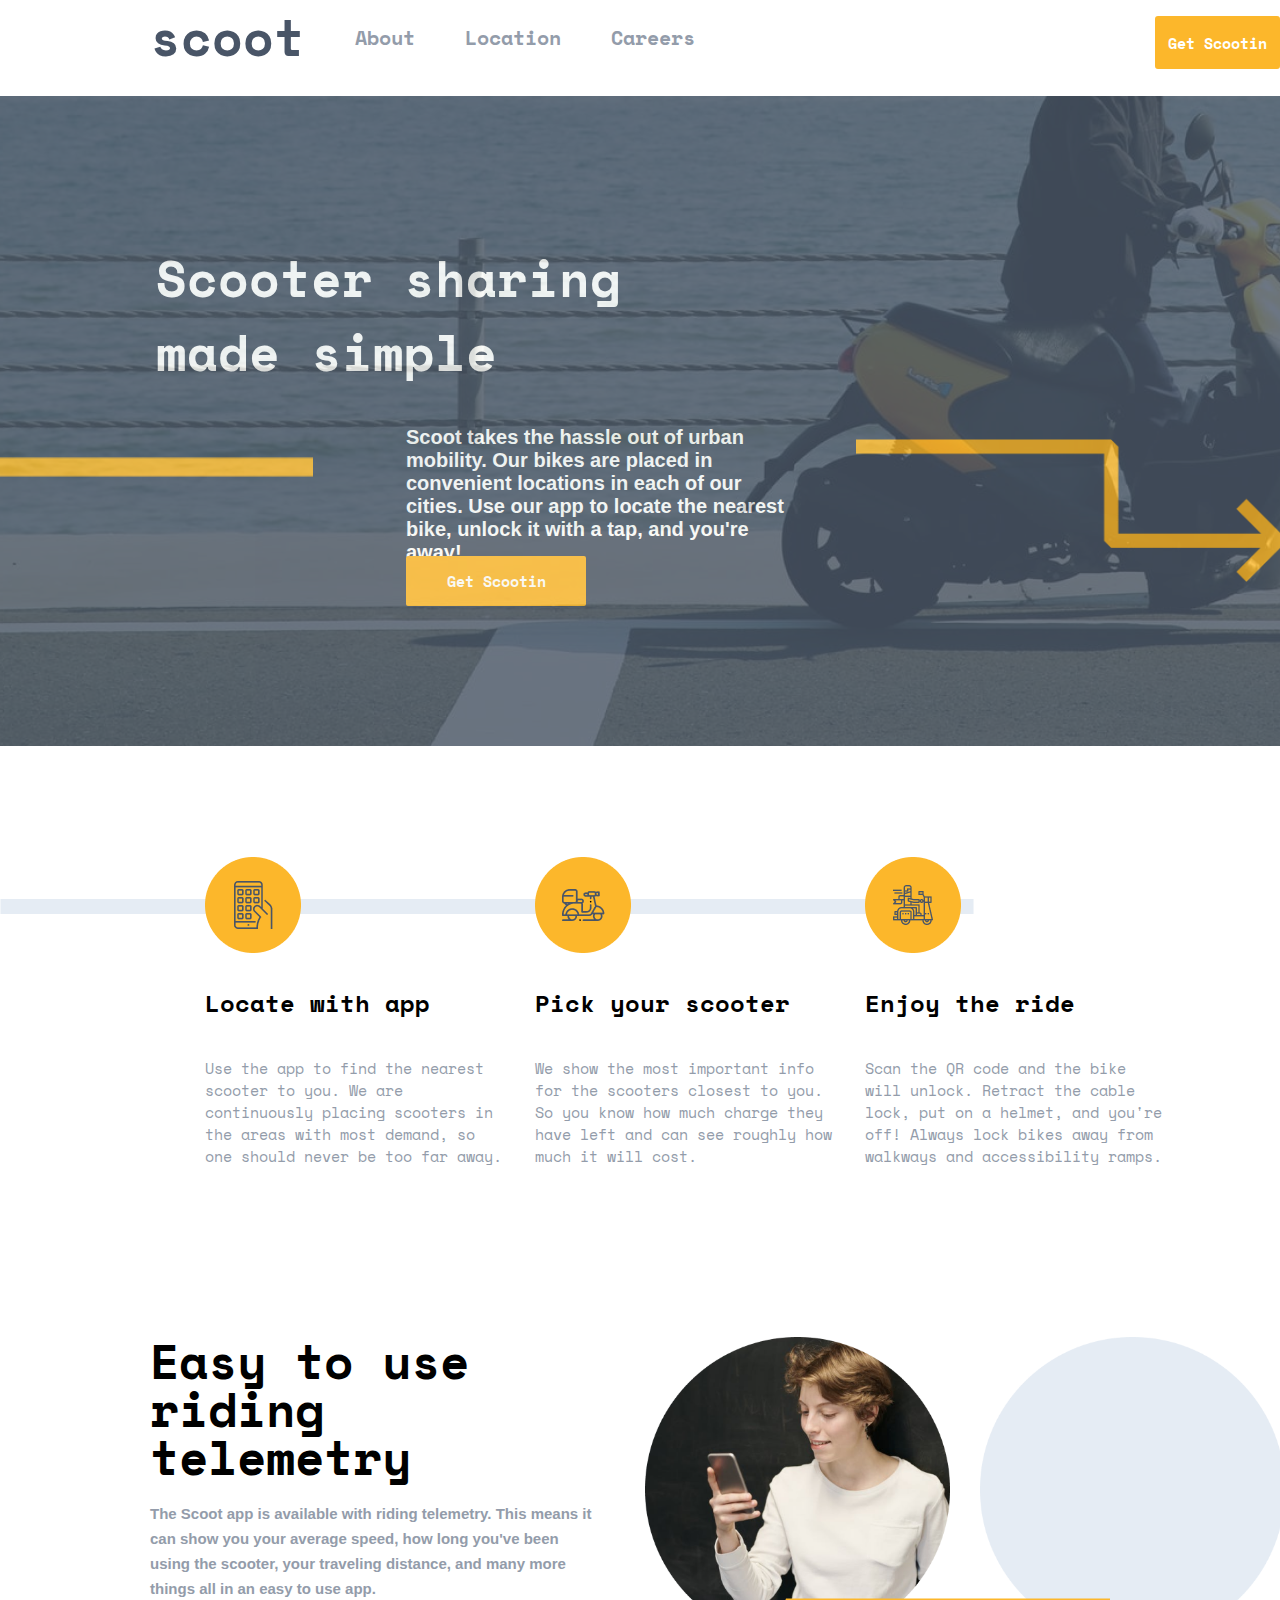
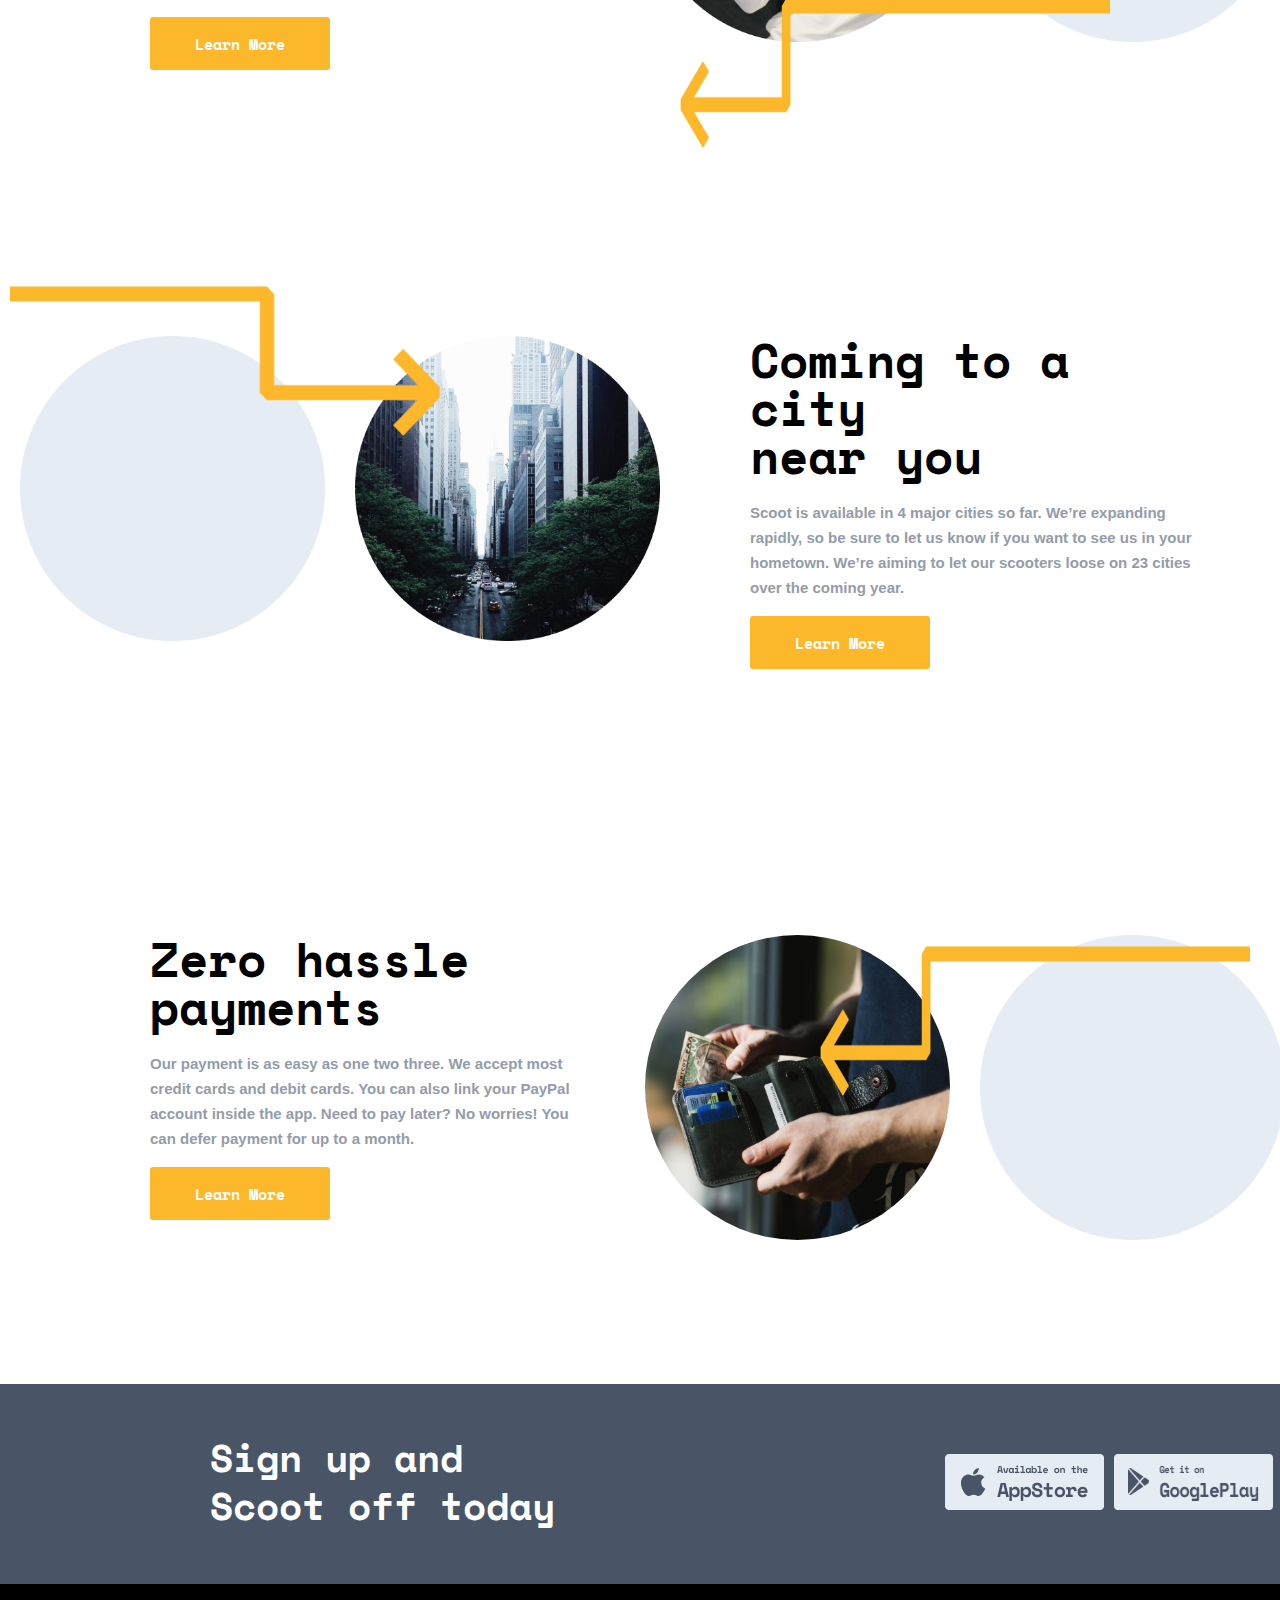
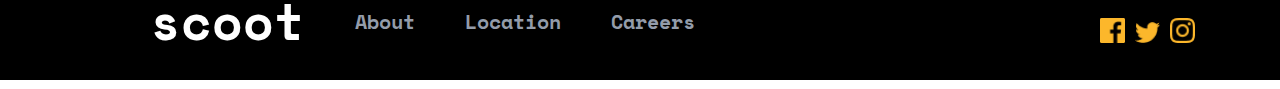
<file: index.html>
<!DOCTYPE html>
<html lang="en">

    <head>
        <meta charset="UTF-8">
        <meta name="viewport" content="width=device-width, initial-scale=1.0">
        <title>Scoot page</title>
        <link rel="stylesheet" href="./main.css">
        <link rel="shortcut icon" type='image/png' href="./images/Screenshot 2024-02-18 153352.png">
    </head>

    <body>
        <header>
            <div class="header-main">
                <a href="./index.html"><h1>scoot</h1></a>
                <a href="./about.html">About</a>
                <a href="./Location.html">Location</a>
                <a href="./carers.html">Careers</a>
                <button class='href'>
                    <a href="#">Get Scootin</a>
                </button>
            </div>
        </header>
        <main>
            <div class="main-main">
                <div class="cover">
                    <div class='Text'>
                        <h1>Scooter sharing <br> made simple</h1>
                        <div class='imagee'>
                            <img src="./images/Path 2.png" alt="">
                            <div class="text-p">
                                <p>Scoot takes the hassle out of urban mobility. Our bikes are placed in convenient
                                    locations in each of
                                    our cities. Use our app to locate the nearest bike, unlock it with a tap, and you're
                                    away!</p>
    
                            </div>
                            <div class='imagess'>
                                <img src="./images/Group 8 Copy.png" alt="">
                            </div>
                            <div class='buton'>
                                <button class='butan'>
                                    <a href="#">Get Scootin</a>
                                </button>
                            </div>
                        </div>
                        <!-- <div class="text-p">
                        Scoot takes the hassle out of urban mobility. Our bikes are placed in convenient locations in each of
                        our cities. Use our app to locate the nearest bike, unlock it with a tap, and you're away!
                    </div> -->
                    </div>
                </div>
            </main>
            <nav>
                <div class='content-1'>
                    <img src="./images/Path 2 (1).png" alt="">
                </div>
                <div class='content-2'>
                    <div class="komet">
                        <img src="./images/Group 8.png" alt="">
                        <h1>Locate with app</h1>
                        <p>Use the app to find the nearest scooter to you. We are continuously placing scooters in the areas
                            with most demand, so one should never be too far away. </p>
                    </div>
                    <div class="komet">
                        <img src="./images/Group 9.png" alt="">
                        <h1>Pick your scooter</h1>
                        <p>We show the most important info for the scooters closest to you. So you know how much charge they
                            have left and can see roughly how much it will cost. </p>
                    </div>
                    <div class="komet">
                        <img src="./images/Group 10.png" alt="">
                        <h1>Enjoy the ride</h1>
                        <p>Scan the QR code and the bike will unlock. Retract the cable lock, put on a helmet, and you're
                            off! Always lock bikes away from walkways and accessibility ramps. </p>
                    </div>
                </div>
    
            </nav>
    
            <div class="nav-2">
                <div class="textt">
                    <h1>Easy to use <br> riding telemetry</h1>
                    <p>The Scoot app is available with riding telemetry. This means it can show you your average speed, how
                        long you've been using the scooter, your traveling distance, and many more things all in an easy to
                        use app.</p>
                    <div class="button-c">
                        <button>
                            <a href="#">Learn More</a>
                        </button>
                    </div>
                </div>
                <div class="phone">
                    <img src="./images/boy-phone.png" alt="">
                </div>
                <div class="mask">
                    <img src="./images/Mask.png" alt="">
                    <div class="gro32">
                        <img src="./images/Group 32.png" alt="">
                    </div>
                </div>
    
    
            </div>
            <div class='nav-3'>
                <div class="maskk">
                    <img src="./images/Mask.png" alt="">
                </div>
    
                <div class="city">
                    <img src="./images/city.png" alt="">
                </div>
                <div class="gro8">
                    <img src="./images/Group 8 Copy.png" alt="">
                </div>
                <div class="texxt">
                    <h1>Coming to a city <br> near you</h1>
                    <p>Scoot is available in 4 major cities so far. We’re expanding rapidly, so be sure to let us know if
                        you want to see us in your hometown. We’re aiming to let our scooters loose on 23 cities over the
                        coming year.</p>
                    <div class="button-d">
                        <button>
                            <a href="#">Learn More</a>
                        </button>
                    </div>
                </div>
            </div>
            <div class="nav-4">
                <div class="textt">
                    <h1>Zero hassle <br> payments</h1>
                    <p>Our payment is as easy as one two three. We accept most credit cards and debit cards. You can also
                        link your PayPal account inside the app. Need to pay later? No worries! You can defer payment for up
                        to a month.</p>
                    <div class="button-c">
                        <button>
                            <a href="#">Learn More</a>
                        </button>
                    </div>
                </div>
                <div class="phonee">
                    <img src="./images/cash.png" alt="">
                </div>
                <div class="mask">
                    <img src="./images/Mask.png" alt="">
                    <div class="groo32">
                        <img src="./images/Group 32.png" alt="">
                    </div>
                </div>
    
    
            </div>
            <footer class='content-7'>
                <div class='foter'>
                    <h1>Sign up and <br> Scoot off today</h1>
                    <div class='gruop'>
                        <a href="https://www.apple.com/"><img src="./images/Group 28.png" alt=""></a>
                        <a href="https://play.google.com/"><img src="./images/Group 28 Copy.png" alt=""></a>
                    </div>
                </div>
    
                
                
            </footer>
            <footer class='content-11'>
                <div class="header-mainn">
                    <a href="./index.html"><h1>scoot</h1></a>
                    <a href="./about.html">About</a>
                    <a href="./Location.html">Location</a>
                    <a href="./carers.html">Careers</a>
                </div>
                <div class="card-img">
                    <a href="https://www.facebook.com/"><img src="./images/Path.png" alt=""></a>
                    <a href="https://twitter.com/"><img src="./images/Path (1).png" alt=""></a>
                    <a href="https://www.instagram.com/"><img src="./images/Shape.png" alt=""></a>
                </div>
            </footer>
                </div>
                
    </body>

</html>
</file>
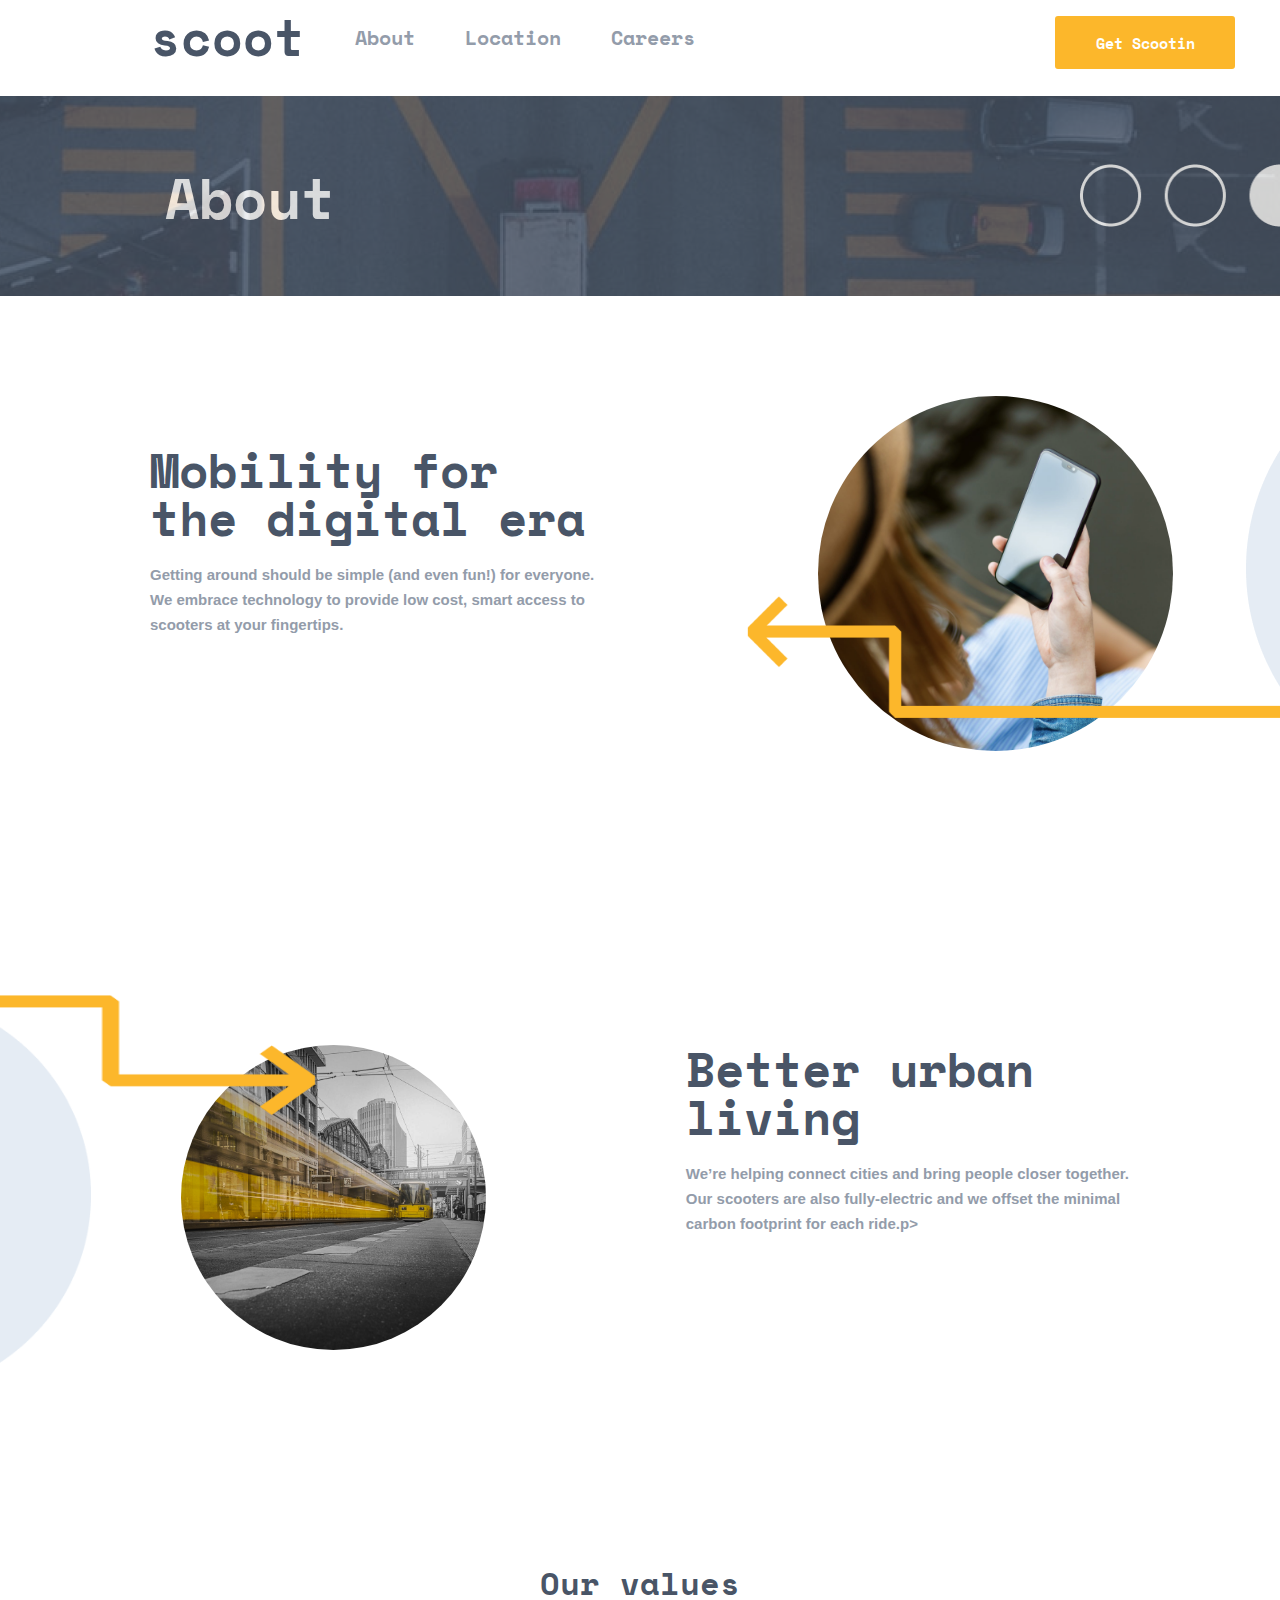
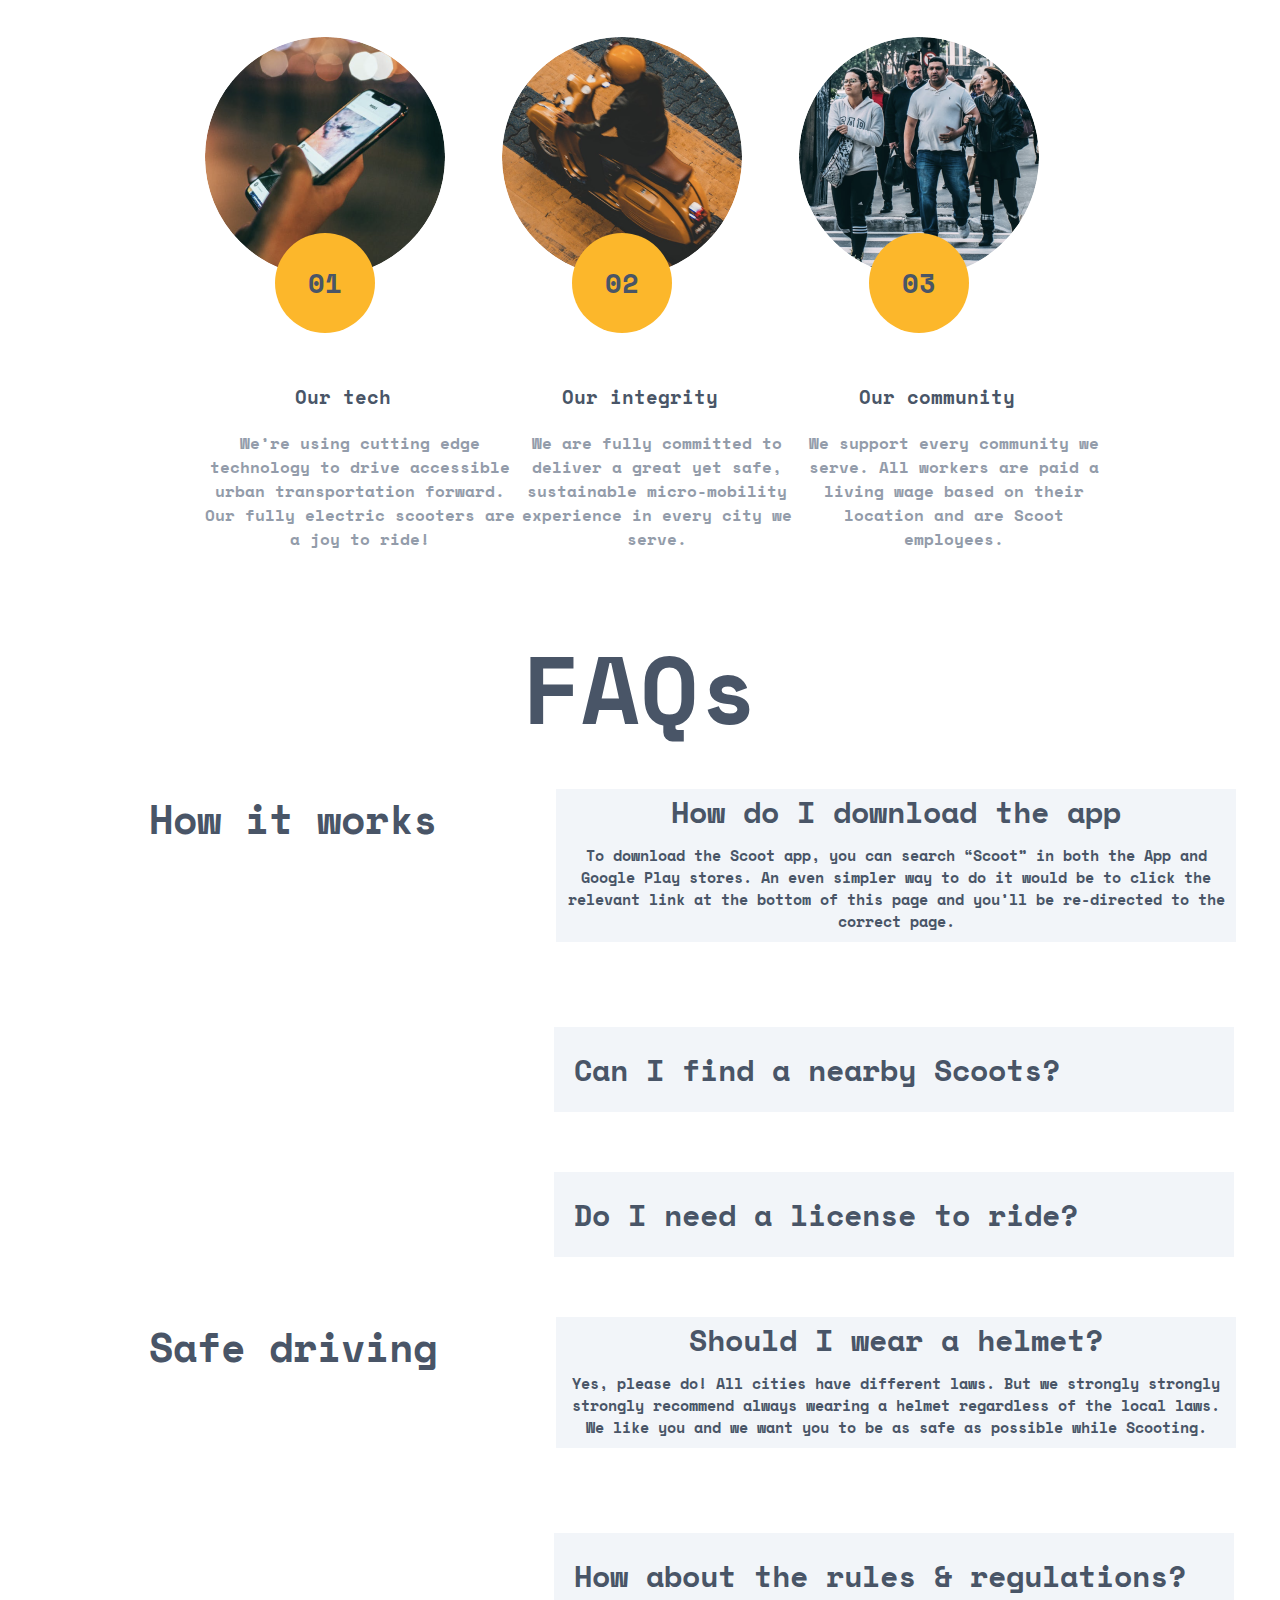
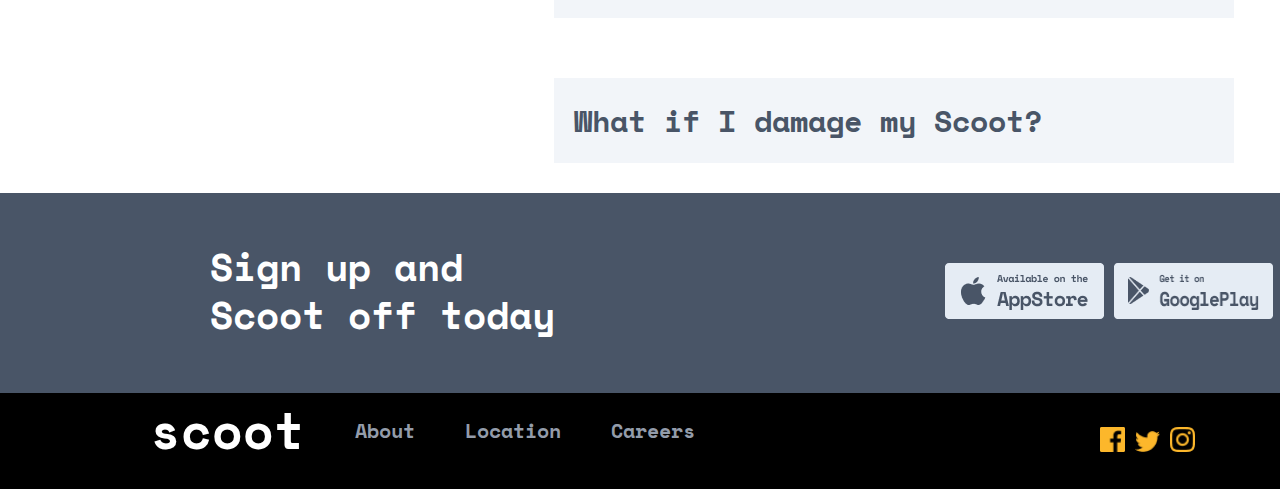
<file: about.html>
<!DOCTYPE html>
<html lang="en">

    <head>
        <meta charset="UTF-8">
        <meta name="viewport" content="width=device-width, initial-scale=1.0">
        <title>About</title>
        <link rel="stylesheet" href="./about.css">
        <link rel="stylesheet" href="https://cdnjs.cloudflare.com/ajax/libs/font-awesome/6.5.1/css/all.min.css"
            integrity="sha512-DTOQO9RWCH3ppGqcWaEA1BIZOC6xxalwEsw9c2QQeAIftl+Vegovlnee1c9QX4TctnWMn13TZye+giMm8e2LwA=="
            crossorigin="anonymous" referrerpolicy="no-referrer" />
            <link rel="shortcut icon" type='image/png' href="./images/Screenshot 2024-02-18 153352.png">
    </head>

    <body>
        <header>
            <div class="header-main">
                <a href="./index.html">
                    <h1>scoot</h1>
                </a>
                <a href="./about.html">About</a>
                <a href="./Location.html">Location</a>
                <a href="./carers.html">Careers</a>
                <button class='href'>
                    <a href="#">Get Scootin</a>
                </button>
            </div>
        </header>
        <main>
            <div class="main-2">
                <div class="cover-2">
                    <div class="text-2">
                        <h1>About</h1>
                        <img src="./images/Group 26.png" alt="">
                    </div>
                </div>
            </div>
        </main>
        <div class="about-1">
            <div class="textlar">
                <h1>Mobility for the digital era
                    <p>Getting around should be simple (and even fun!) for everyone. We embrace technology to provide
                        low
                        cost, smart access to scooters at your fingertips.</p>
                </h1>

                <div class="img-1">
                    <img src="./images/About iphone.png" alt="">
                </div>
                <div class="img-2">
                    <img src="./images/About mask.png" alt="">
                </div>
            </div>
            <div class="gro34">
                <img src="./images/About 34.png" alt="">
            </div>
        </div>
        <div class="about-2">
            <div class="mask-2">
                <img src="./images/About mask 2.png" alt="">
            </div>

            <div class="tel">
                <img src="./images/About tel.png" alt="">
            </div>
            <div class="gro13">
                <img src="./images/About 13.png" alt="">
            </div>
            <div class="text-3">
                <h1>Better urban <br> living</h1>
                <p>We’re helping connect cities and bring people closer together. Our scooters are also fully-electric
                    and we offset the minimal carbon footprint for each ride.p>
            </div>
        </div>
        <div class="container">
            <div class="our-values">
                <h1>Our values</h1>
                <div class="flex">
                    <div class="card">
                        <img class='main-img' src="./images/Bitmap Copy.png" alt="">
                        <p>01</p>
                        <div class="text1">
                            <h3>Our tech</h3>
                            <p>We’re using cutting edge technology to drive accessible urban transportation forward. Our
                                fully electric scooters are a joy to ride!</p>
                        </div>
                    </div>
                    <div class="card">
                        <img class='main-img' src="./images/Bitmap Copy (1).png" alt="">
                        <p>02</p>
                        <div class="text1">
                            <h3>Our integrity</h3>
                            <p>We are fully committed to deliver a great yet safe, sustainable micro-mobility experience
                                in every city we serve.</p>
                        </div>
                    </div>
                    <div class="card">
                        <img class='main-img' src="./images/Bitmap Copy (2).png" alt="">
                        <p>03</p>
                        <div class="text1">
                            <h3>Our community</h3>
                            <p>We support every community we serve. All workers are paid a living wage based on their
                                location and are Scoot employees.</p>
                        </div>
                    </div>
                </div>
            </div>
        </div>
        <div class="faqs">
            <h1>FAQs</h1>
            <div class="faqs-ku">
                <div class="faqs-text">
                    <h3>How it works</h3>
                    
                    <h4>How do I download the app
                        <p>To download the Scoot app, you can search “Scoot” in both the App and Google Play stores. An
                            even simpler
                            way to do it would be to click the relevant link at the bottom of this page and you’ll be
                            re-directed to
                            the correct page.</p>
                    </h4>
                    <i class="fa-solid fa-angle-up"></i>
                </div>

            </div>
            <div class="faqs">
                <div class="faqs-text ">
                    
                    <h5>Can I find a nearby Scoots?</h5>
                    <i class="fa-solid fa-angle-down"></i>


                </div>
                <div class="faqs">
                    <div class="faqs-text ">
                        <h5>Do I need a license to ride?</h5>
                        <i class="fa-solid fa-angle-down"></i>

                    </div>

                </div>
                <div class="faqs">
                    <div class="faqs-text ">
                        
                        <h3>Safe driving</h3>
                        <h4>Should I wear a helmet?
                            <p>Yes, please do! All cities have different laws. But we strongly strongly strongly
                                recommend always wearing a helmet regardless of the local laws. We like you and we want
                                you to be as safe as possible while Scooting.</p>
                        </h4>
                        <i class="fa-solid fa-angle-up"></i>

                    </div>

                </div>
                <div class="faqs">
                    <div class="faqs-text ">
                        <h5>How about the rules & regulations?</h5>
                        <i class="fa-solid fa-angle-down"></i>

                    </div>
                    <div class="faqs">
                        <div class="faqs-text ">
                            <h5>What if I damage my Scoot?</h5>
                            <i class="fa-solid fa-angle-down"></i>

                        </div>

                    </div>
                </div>
            </div>
        </div>
        <footer class='content-7'>
            <div class='foter'>
                <h1>Sign up and <br> Scoot off today</h1>
                <div class='gruop'>
                    <a href="https://www.apple.com/"><img src="./images/Group 28.png" alt=""></a>
                    <a href="https://play.google.com/"><img src="./images/Group 28 Copy.png" alt=""></a>
                </div>
            </div>

            
            
        </footer>
        <footer class='content-11'>
            <div class="header-mainn">
                <a href="./index.html"><h1>scoot</h1></a>
                <a href="./about.html">About</a>
                <a href="./Location.html">Location</a>
                <a href="./carers.html">Careers</a>
            </div>
            <div class="card-img">
                <a href="https://www.facebook.com/"><img src="./images/Path.png" alt=""></a>
                <a href="https://twitter.com/"><img src="./images/Path (1).png" alt=""></a>
                <a href="https://www.instagram.com/"><img src="./images/Shape.png" alt=""></a>
            </div>
        </footer>
            </div>        
    </body>

</html>
</file>
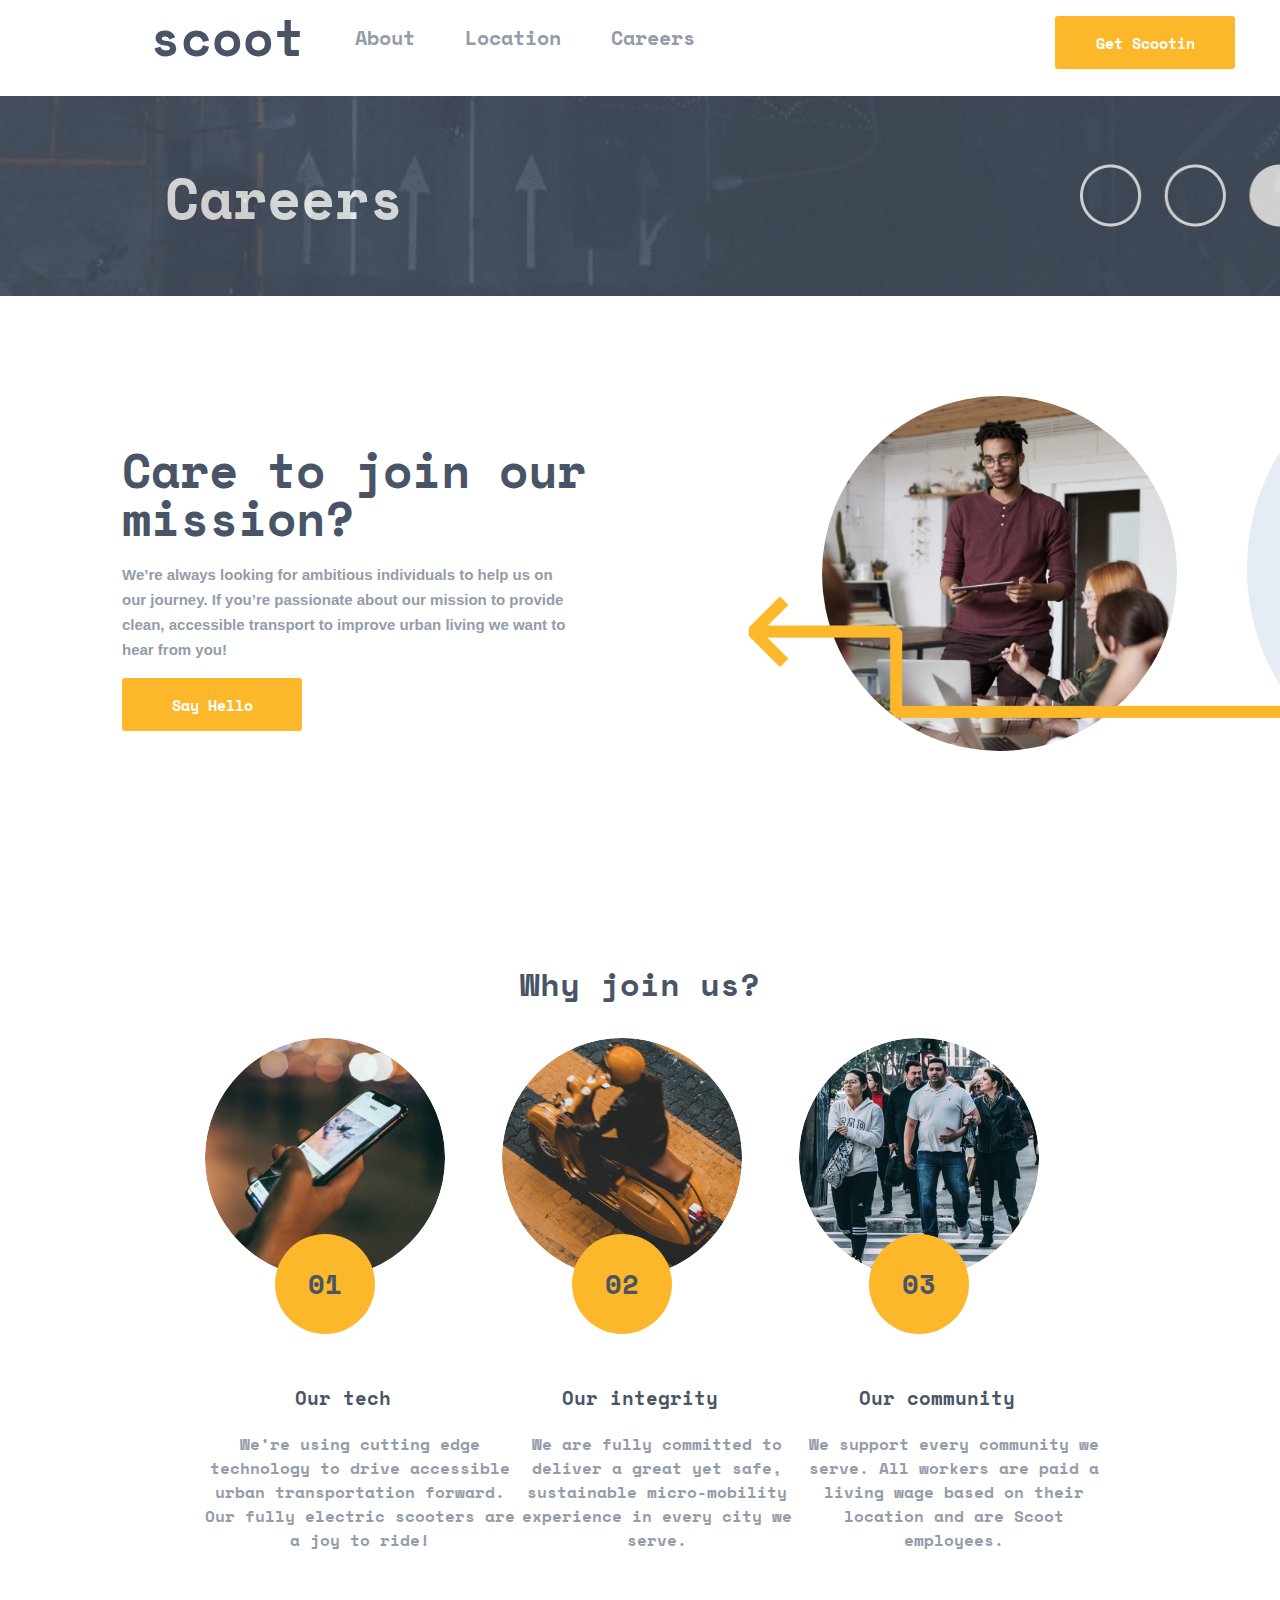
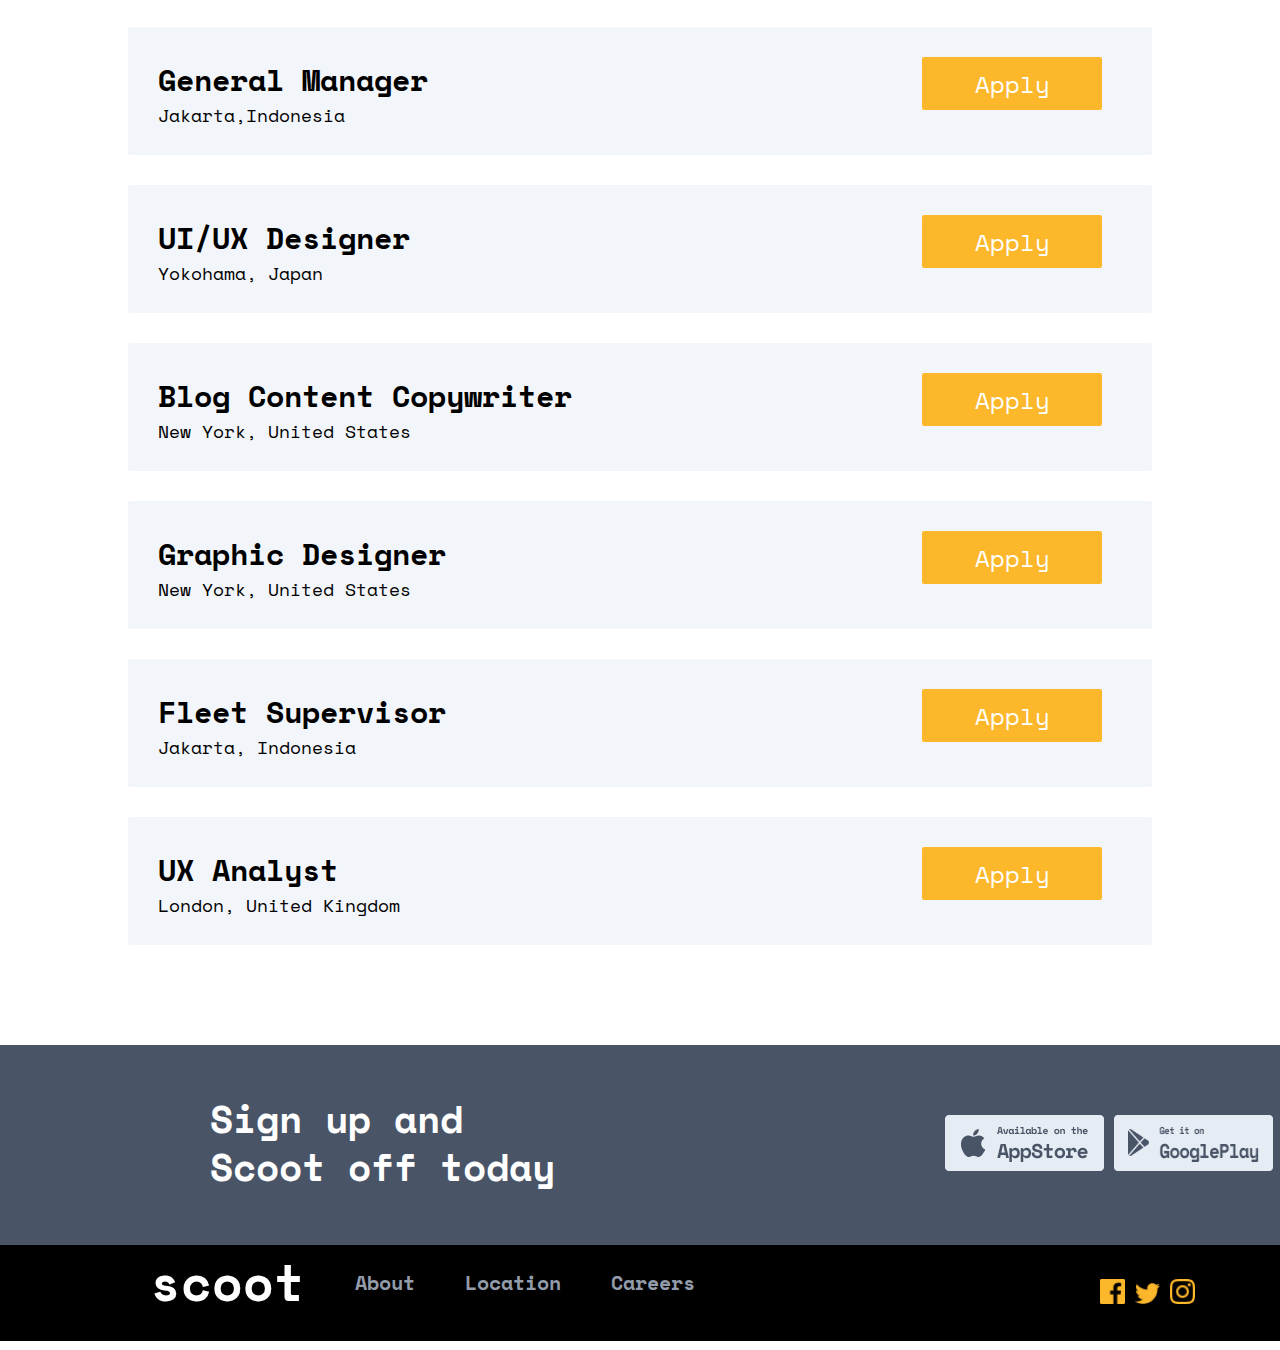
<file: carers.html>
<!DOCTYPE html>
<html lang="en">

    <head>
        <meta charset="UTF-8">
        <meta name="viewport" content="width=device-width, initial-scale=1.0">
        <title>Careers</title>
        <link rel="stylesheet" href="./carers.css">
        <link rel="shortcut icon" type='image/png' href="./images/Screenshot 2024-02-18 153352.png">
    </head>

    <body>
        <header>
            <div class="header-main">
                <a href="./index.html">
                    <h1>scoot</h1>
                </a>
                <a href="./about.html">About</a>
                <a href="./Location.html">Location</a>
                <a href="./carers.html">Careers</a>
                <button class='href'>
                    <a href="#">Get Scootin</a>
                </button>
            </div>
        </header>
        <main>
            <div class="main-2">
                <div class="cover-2">
                    <div class="text-2">
                        <h1>Careers</h1>
                        <img src="./images/Group 26.png" alt="">
                    </div>
                </div>
            </div>
        </main>
        <div class="about-1">
            <div class="textlar">
                <h1>Care to join our mission?
                    <p>We’re always looking for ambitious individuals to help us on our journey. If you’re passionate
                        about our mission to provide clean, accessible transport to improve urban living we want to hear
                        from you!</p>
                        <div class="button-c">
                            <button>
                                <a href="#">Say Hello</a>
                            </button>
                        </div>
                </h1>


                <div class="img-1">
                    <img src="./images/Bitmap (3).png" alt="">
                </div>
                <div class="img-2">
                    <img src="./images/About mask.png" alt="">
                </div>
            </div>
            <div class="gro34">
                <img src="./images/About 34.png" alt="">
            </div>
        </div>
        <div class="container">
            <div class="our-values">
                <h1>Why join us?</h1>
                <div class="flex">
                    <div class="card">
                        <img class='main-img' src="./images/Bitmap Copy.png" alt="">
                        <p>01</p>
                        <div class="text1">
                            <h3>Our tech</h3>
                            <p>We’re using cutting edge technology to drive accessible urban transportation forward. Our
                                fully electric scooters are a joy to ride!</p>
                        </div>
                    </div>
                    <div class="card">
                        <img class='main-img' src="./images/Bitmap Copy (1).png" alt="">
                        <p>02</p>
                        <div class="text1">
                            <h3>Our integrity</h3>
                            <p>We are fully committed to deliver a great yet safe, sustainable micro-mobility experience
                                in every city we serve.</p>
                        </div>
                    </div>
                    <div class="card">
                        <img class='main-img' src="./images/Bitmap Copy (2).png" alt="">
                        <p>03</p>
                        <div class="text1">
                            <h3>Our community</h3>
                            <p>We support every community we serve. All workers are paid a living wage based on their
                                location and are Scoot employees.</p>
                        </div>
                    </div>
                </div>
            </div>
        </div>
        <div class="container-2">
            <div class="card-2">
                <div class="nav-2">
                    <h1>General Manager</h1>
                    <p>Jakarta,Indonesia</p>
                </div>
                <button class='button-nav'>
                    <a href="#">Apply</a>
                </button>
                </div>
            </div>
        </div>
        <div class="container-2">
            <div class="card-2">
                <div class="nav-2">
                    <h1>UI/UX Designer</h1>
                    <p>Yokohama, Japan</p>
                </div>
                <button class='button-nav'>
                    <a href="#">Apply</a>
                </button>
                </div>
            </div>
        </div>
        <div class="container-2">
            <div class="card-2">
                <div class="nav-2">
                    <h1>Blog Content Copywriter</h1>
                    <p>New York, United States</p>
                </div>
                <button class='button-nav'>
                    <a href="#">Apply</a>
                </button>
                </div>
            </div>
        </div>
        <div class="container-2">
            <div class="card-2">
                <div class="nav-2">
                    <h1>Graphic Designer</h1>
                    <p>New York, United States</p>
                </div>
                <button class='button-nav'>
                    <a href="#">Apply</a>
                </button>
                </div>
            </div>
        </div>
        <div class="container-2">
            <div class="card-2">
                <div class="nav-2">
                    <h1>Fleet Supervisor</h1>
                    <p>Jakarta, Indonesia</p>
                </div>
                <button class='button-nav'>
                    <a href="#">Apply</a>
                </button>
                </div>
            </div>
        </div>
        <div class="container-2">
            <div class="card-2">
                <div class="nav-2">
                    <h1>UX Analyst</h1>
                    <p>London, United Kingdom</p>
                </div>
                <button class='button-nav'>
                    <a href="#">Apply</a>
                </button>
                </div>
            </div>
        </div>
        <footer class='content-7'>
            <div class='foter'>
                <h1>Sign up and <br> Scoot off today</h1>
                <div class='gruop'>
                    <a href="https://www.apple.com/"><img src="./images/Group 28.png" alt=""></a>
                    <a href="https://play.google.com/"><img src="./images/Group 28 Copy.png" alt=""></a>
                </div>
            </div>

            
        </footer>
        <footer class='content-11'>
            <div class="header-mainn">
                <a href="./index.html"><h1>scoot</h1></a>
                <a href="./about.html">About</a>
                <a href="./Location.html">Location</a>
                <a href="./carers.html">Careers</a>
            </div>
            <div class="card-img">
                <a href="https://www.facebook.com/"><img src="./images/Path.png" alt=""></a>
                <a href="https://twitter.com/"><img src="./images/Path (1).png" alt=""></a>
                <a href="https://www.instagram.com/"><img src="./images/Shape.png" alt=""></a>
            </div>
        </footer>
            </div>
    </body>

</html>
</file>
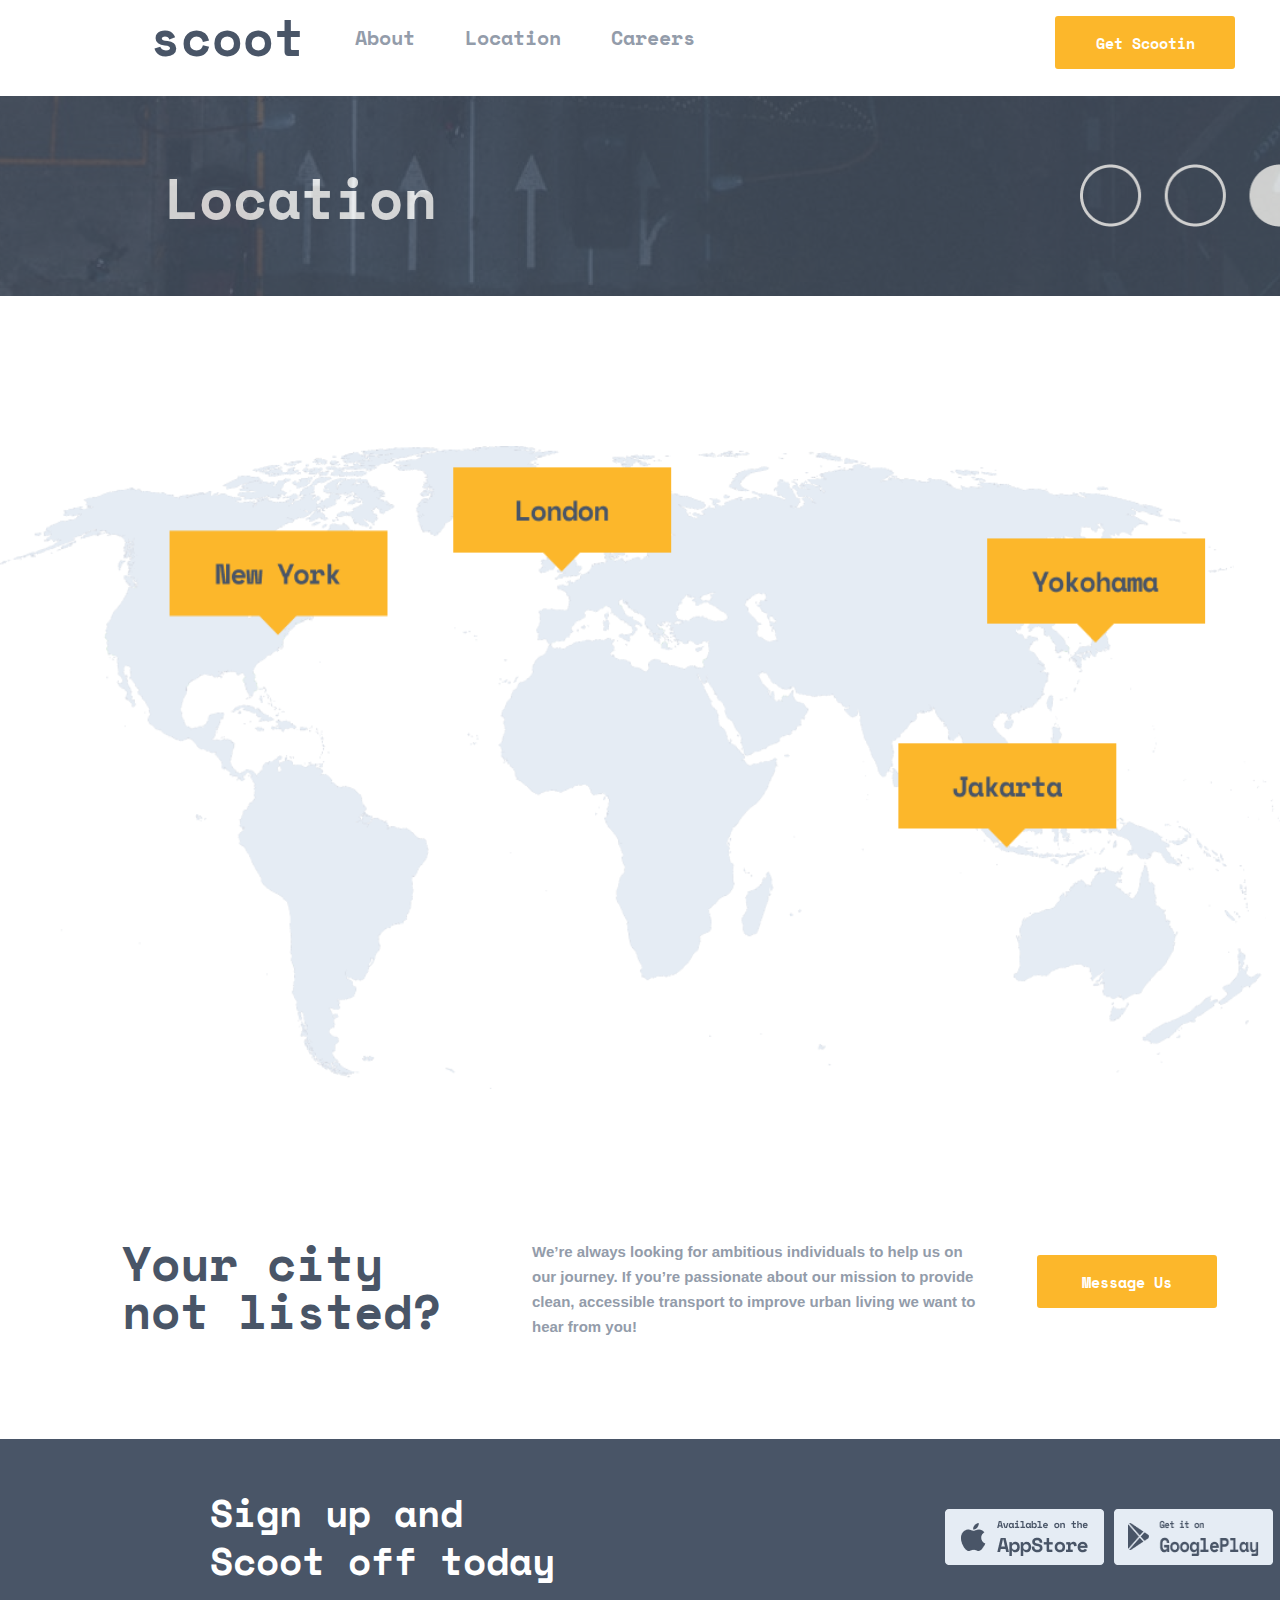
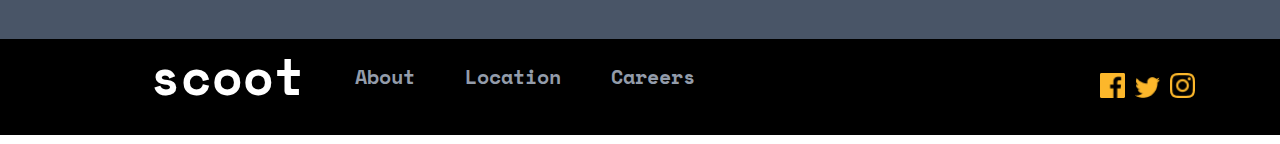
<file: Location.html>
<!DOCTYPE html>
<html lang="en">

    <head>
        <meta charset="UTF-8">
        <meta name="viewport" content="width=device-width, initial-scale=1.0">
        <title>Location</title>
        <link rel="stylesheet" href="./Location.css">
        <link rel="shortcut icon" type='image/png' href="./images/Screenshot 2024-02-18 153352.png">
    </head>

    <body>
        <header>
            <div class="header-main">
                <a href="./index.html">
                    <h1>scoot</h1>
                </a>
                <a href="./about.html">About</a>
                <a href="./Location.html">Location</a>
                <a href="./carers.html">Careers</a>
                <button class='href'>
                    <a href="#">Get Scootin</a>
                </button>
            </div>
        </header>
        <main>
            <div class="main-2">
                <div class="cover-2">
                    <div class="text-2">
                        <h1>Location</h1>
                        <img src="./images/Group 26.png" alt="">
                    </div>
                </div>
            </div>
        </main>
        <div class="about">
            <img src="./images/Group 7.png" alt="">
        </div>

        <div class="about-1">
            <div class="textlar">
                <h1>Your city not listed?</h1>
                <p>We’re always looking for ambitious individuals to help us on our journey. If you’re passionate
                    about our mission to provide clean, accessible transport to improve urban living we want to hear
                    from you!</p>
                <div class="button-c">
                    <button>
                        <a href="#">Message Us</a>
                    </button>
                </div>
            </div>
        </div>
        <footer class='content-7'>
            <div class='foter'>
                <h1>Sign up and <br> Scoot off today</h1>
                <div class='gruop'>
                    <a href="https://www.apple.com/"><img src="./images/Group 28.png" alt=""></a>
                    <a href="https://play.google.com/"><img src="./images/Group 28 Copy.png" alt=""></a>
                </div>
            </div>

            
        </footer>
        <footer class='content-11'>
            <div class="header-mainn">
                <a href="./index.html"><h1>scoot</h1></a>
                <a href="./about.html">About</a>
                <a href="./Location.html">Location</a>
                <a href="./carers.html">Careers</a>
            </div>
            <div class="card-img">
                <a href="https://www.facebook.com/"><img src="./images/Path.png" alt=""></a>
                <a href="https://twitter.com/"><img src="./images/Path (1).png" alt=""></a>
                <a href="https://www.instagram.com/"><img src="./images/Shape.png" alt=""></a>
            </div>
        </footer>
    </body>

</html>
</file>
<file: main.css>
@import url('https://fonts.googleapis.com/css2?family=Poppins:wght@400;500;700&family=Roboto:wght@400;500;700&family=Rubik:wght@400;500;700&family=Space+Mono:ital,wght@0,400;0,700;1,400;1,700&display=swap');

* {
    margin: 0;
    padding: 0;
    box-sizing: border-box;
    scroll-behavior: smooth;
    font-family: 'Space Mono', monospace;
}

:root {
    --yellow: #FCB72B;
    --dark-navy: #495567;
    --dim-gray: #939caa;
    --light-gray: #e5ecf4;
    --snow: #f2f5f9;
    --light-yellow: #fff4df;
}

header {
    width: 100%;
    height: 96px;
}

.header-main {
    display: flex;
    gap: 50px;
    margin-left: 150px;
}

.header-main h1 {
    display: flex;
    font-size: 50px;
    color: #495567;
}

.header-main > a {
    text-decoration: none;
    color: #939caa;
    font-size: 20px;
    display: flex;
    justify-content: center;
    align-items: center;
    font-weight: 700;
}
.header-main > a:hover{
    color: #FCB72B;
}

.header-main button {
    margin-left: 410px;

}

.href {
    width: 180px;
    height: 53px;
    display: flex;
    justify-content: center;
    align-items: center;
    margin-top: 16px;
    background-color: #FCB72B;
    border: #FCB72B 2px solid;
    border-radius: 3px;
}

.href a {
    font-size: 15px;
    color: white;
    text-align: center;
    font-weight: 700;
    text-decoration: none;
}

main {
    width: 100%;
    height: 650px;
}

.main-main {
    display: flex;
    width: 100%;
    height: 650px;
    background-image: url(./images/Bitmap.png);
    background-repeat: no-repeat;
    background-size: cover;

}
.cover{
    width: 100%;
    height: 100%;
    background-color: #495567;
    opacity: 0.8;
}

.Text {
    font-size: 25px;
    font-weight: 700;
    margin-top: 145px;
    margin-left: 156px;
    color: white;
}

.imagee img {
    width: 30%;
    height: 20px;
    position: relative;
    top: 60px;
    right: 180px;
}

.text-p {
    width: 645px;
}

.text-p p {
    font-family: sans-serif;
    font-weight: 600;
    font-size: 20px;
    color: white;
    margin-left: 250px;

}

.imagess {
    position: relative;
    bottom: 185px;
}

.imagess img {
    width: 38%;
    height: 48%;
    position: relative;
    left: 700px;
}

.buton {
    position: relative;
    bottom: 160px;
    margin-left: 250px;
}

.butan {
    width: 180px;
    height: 50px;
    display: flex;
    justify-content: center;
    align-items: center;
    background-color: #FCB72B;
    border: #FCB72B 2px solid;
    border-radius: 2px;

}

.butan a {
    font-size: 15px;
    color: white;
    text-align: center;
    font-weight: 700;
    text-decoration: none;
}

nav {
    width: 100%;
    height: 291px;
    margin-top: 150px;
}

.content-1 {
    width: 384px;
    height: 1px;
    margin-top: 70px;
}

.content-2 {
    display: flex;
    position: relative;
    width: 30%;
    height: 30%;
    bottom: 40px;
    padding-left: 16%;
    gap: 30px;
}
.komet h1{
    display: flex;
    font-size: 24px;
    font-weight: 700;
    line-height: 28px;
    margin-top: 30px;
}

.komet p{
    margin-top: 40px;
    width: 300px;
    font-size: 15px;
    color: #939caa;

}
.nav-2{
    display: flex;
    width: 100%;
    height: 449px;
    margin-top: 150px;
}
.textt h1{
    margin-left: 150px;
    font-weight: 700;
    font-size: 48px;
    line-height: 48px;

}
.textt p{
    margin-left: 150px;
    color: #939caa;
    width: 445px;
    height: 100px;
    margin-top: 20px;
    font-weight: 600;
    font-family: sans-serif;
    font-size: 15px;
    line-height: 25px;
}
.button-c button{
    width: 180px;
    height: 53px;
    display: flex;
    justify-content: center;
    align-items: center;
    margin-top: 16px;
    margin-left: 150px;
    background-color: #FCB72B;
    border: #FCB72B 2px solid;
    border-radius: 3px;
}
.button-c a{
    font-size: 15px;
    color: white;
    text-align: center;
    font-weight: 700;
    text-decoration: none;
}
.phone{
    display: flex;
}
.phone img{
    width: 305px;
    height: 305px;
    position: relative;
    left: 50px;
}
.mask img{
    width: 305px;
    height: 305px;
    position: relative;
   left: 80px;
}
.gro32{
    position: relative;
    right: 300px;
}
.gro32 img{
    width: 430px;
    height: 150px;
    position: relative;
    bottom: 50px;

}
.nav-3{
    display: flex;
    width: 100%;
    height: 449px;
    margin-top: 150px;

}
.maskk img{
    width: 305px;
    height: 305px;
    position: relative;
    left: 20px;


}

.city img{
    width: 305px;
    height: 305px;
    position: relative;
    left:50px ;
}
.gro8{
    position: relative;
    right: 600px;
}
.gro8 img{
    width: 430px;
    height: 150px;
    position: relative;
    bottom: 50px;
}
.texxt{
    position: relative;
    right: 290px;
}
.texxt h1{
    margin-right: 150px;
    font-weight: 700;
    font-size: 48px;
    line-height: 48px;
}
.texxt p{
    margin-right: 150px;
    color: #939caa;
    width: 445px;
    height: 100px;
    margin-top: 20px;
    font-weight: 600;
    font-family: sans-serif;
    font-size: 15px;
    line-height: 25px;
}
.button-d button{
    width: 180px;
    height: 53px;
    display: flex;
    justify-content: center;
    align-items: center;
    margin-top: 16px;
    background-color: #FCB72B;
    border: #FCB72B 2px solid;
    border-radius: 3px;
}
.button-d a{
    font-size: 15px;
    color: white;
    text-align: center;
    font-weight: 700;
    text-decoration: none;
}
.nav-4{
    display: flex;
    width: 100%;
    height: 449px;
    margin-top: 150px;
}

.groo32{
    position: relative;
    right: 160px;
    bottom: 300px;
}
.groo32 img{
    width: 430px;
    height: 150px;

    
}
.phonee{
    display: flex;
}
.phonee img{
    width: 305px;
    height: 305px;
    position: relative;
    left: 50px;
    border-radius: 50%;
}
.content-7{
    background-color: #495567;
    width: 100%;
    height: 200px;
}
.foter{
    display: flex;

}
.foter h1{
    font-weight: 700;
    font-size: 38px;
    line-height: 48px;
    color: white;
    position: relative;
    left: 210px;
    top: 50px;
}
.foter img{
    width: 159px;
    height: 56px;
    position: relative;
    left: 600px;
    top: 70px;
}
.content-11{
    width: 100%;
    height: 96px;
    background-color: black;
}
.header-mainn {
    display: flex;
    gap: 50px;
    margin-left: 150px;
}

.header-mainn h1 {
    color: white;
    display: flex;
    font-size: 50px;
}
.header-mainn a {
    text-decoration: none;
    color: #939caa;
    font-size: 20px;
    display: flex;
    justify-content: center;
    align-items: center;
    font-weight: 700;
}
.header-mainn a:hover{
    color: #495567;
}
.card-img img{
    width: 25px;
    position: relative;
    bottom: 40px;
    left: 1100px;
}
</file>
<file: about.css>
@import url('https://fonts.googleapis.com/css2?family=Poppins:wght@400;500;700&family=Roboto:wght@400;500;700&family=Rubik:wght@400;500;700&family=Space+Mono:ital,wght@0,400;0,700;1,400;1,700&display=swap');

* {
    margin: 0;
    padding: 0;
    box-sizing: border-box;
    scroll-behavior: smooth;
    font-family: 'Space Mono', monospace;
}

:root {
    --yellow: #FCB72B;
    --dark-navy: #495567;
    --dim-gray: #939caa;
    --light-gray: #e5ecf4;
    --snow: #f2f5f9;
    --light-yellow: #fff4df;
}

header {
    width: 100%;
    height: 96px;
}

.header-main {
    display: flex;
    gap: 50px;
    margin-left: 150px;
}

.header-main h1 {
    display: flex;
    font-size: 50px;
    color: #495567;
}

.header-main > a {
    text-decoration: none;
    color: #939caa;
    font-size: 20px;
    display: flex;
    justify-content: center;
    align-items: center;
    font-weight: 700;
}
.header-main > a:hover{
    color: #FCB72B;
}

.header-main button {
    margin-left: 310px;

}

.href {
    width: 180px;
    height: 53px;
    display: flex;
    justify-content: center;
    align-items: center;
    margin-top: 16px;
    background-color: #FCB72B;
    border: #FCB72B 2px solid;
    border-radius: 3px;
}

.href a {
    font-size: 15px;
    color: white;
    text-align: center;
    font-weight: 700;
    text-decoration: none;
}
main{
    width: 100%;
    height: 200px;
}
.main-2{
    display: flex;
    width: 100%;
    height: 200px;
    background-image: url(./images/About.png);
    background-repeat: no-repeat;
    background-size: cover;
}
.cover-2{
    width: 100%;
    height: 100%;
    background-color: #495567;
    opacity: 0.8;
}
.text-2{
    display: flex;
    justify-content: space-between;
}
.text-2 h1{
    font-weight: 700;
    font-size: 56px;
    margin-left: 165px;
    margin-top: 60px;
    z-index: 999;
    color: white;
}
.text-2 img{
    width: 200px;
    height: 63px;
    margin-top: 68px;
}
.about-1{
    display: flex;
    width: 100%;
    height: 449px;
    margin-top: 150px;
}
.textlar{
    display: flex;
    gap: 73px;
}
.textlar h1{
    margin-left: 150px;
    font-weight: 700;
    font-size: 48px;
    line-height: 48px;
    font-weight: 700;
    color: #495567;

}
.textlar p{
    color: #939caa;
    width: 445px;
    height: 100px;
    margin-top: 20px;
    font-weight: 600;
    font-family: sans-serif;
    font-size: 15px;
    line-height: 25px;
}
.img-1{
    display: flex;
    gap: 100px;
}
.img-1 img{
    width: 355px;
    height: 355px;
    border-radius: 50%;
    margin-left: 150px;
    position: relative;
    bottom: 50px;
    
}
.img-2 img{
    position: relative;
    bottom: 100px;
}
.mask img{
    width: 500px;
    position: relative;
    right: 800px;
    top: 100px;
}
.gro34{
    position: relative;
    right: 600px;
    top: 150px;
}
.gro34 img{
    width: 600px;
}
.about-2{
    display: flex;
    width: 100%;
    height: 449px;
    margin-top: 150px;
    gap: 60px;

}
.mask-2 img{
    height: 400px;
    position: relative;
    bottom: 50px;


}

.tel img{
    width: 305px;
    height: 305px;
    position: relative;
    left:30px ;
    border-radius: 50%;
}
.gro13 img{
    width: 400px;
    height: 120px;
    position: relative;
    bottom: 50px;
    right: 600px;
}
.text-3{
    position: relative;
    right: 290px;
}
.text-3 h1{
    margin-right: 150px;
    font-weight: 700;
    font-size: 48px;
    line-height: 48px;
    color: #495567;
}
.text-3 p{
    margin-right: 150px;
    color: #939caa;
    width: 445px;
    height: 100px;
    margin-top: 20px;
    font-weight: 600;
    font-family: sans-serif;
    font-size: 15px;
    line-height: 25px;
}
.container{
    width: 1140px;
    margin: 20px auto;
    padding: 20px 100px;
}
.our-values{
    width: 100%;
    padding: 25px;
}
.our-values h1{
    text-align: center;
    margin-bottom: 30px;
    color: #495567;
}
.main-img{
    border-radius: 50%;
}
.card{

    width: 31%;
}
.card >p{
    position: relative;
    top: -50px;
    left: 70px;
    width: 100px;
    height: 100px;
    background-color: #FCB72B;
    border-radius: 50%;
    display: flex;
    justify-content: center;
    align-items: center;
    font-size: 27px;
    font-weight: 600;
    color: #495567;
}
.text1{
    text-align: center;
    color: #495567;
}
.text1 p{
    margin-top: 20px;
    font-weight: 700;
    width: 310px;
    color: #939caa;
}
.flex{
    display: flex;
    justify-content: space-around;
    flex-wrap: wrap;
}
.faqs{
    text-align: center;
    justify-content: center;
    color: #495567;
    font-size: 48px;
}
.faqs-text{
    display: flex;
    justify-content: flex-end;
    color:#495567;
    font-size: 30px;
    width: 100%;
    height: 100%;
    padding: 30px;

}
.faqs-text h3{
    width: 50%;
    font-size: 25px;
    text-align: center;
    font-size: 40px ;

}
.faqs-text h4{
    background-color:#F2F5F9;
    gap: 20px;  
    margin-bottom: 25px;   
    
}
.faqs-text p{
    width: 680px;
    height: 20%;
    padding: 10px;
    font-size: 15px;
}
.faqs-text h5{
    width: 680px;
    font-size: 25px;
    padding: 20px;
    display: flex;
    align-items: end;
    background-color: #F2F5F9;
    font-size: 30px ;

}   
.faqs-text i{
    width: 16px;
    color: #FCB72B;
    position: relative;
    right: 50px;
    top: 5px;
}
.content-7{
    background-color: #495567;
    width: 100%;
    height: 200px;
}
.foter{
    display: flex;

}
.foter h1{
    font-weight: 700;
    font-size: 38px;
    line-height: 48px;
    color: white;
    position: relative;
    left: 210px;
    top: 50px;
}
.foter img{
    width: 159px;
    height: 56px;
    position: relative;
    left: 600px;
    top: 70px;
}
.content-11{
    width: 100%;
    height: 96px;
    background-color: black;
}
.header-mainn {
    display: flex;
    gap: 50px;
    margin-left: 150px;
}

.header-mainn h1 {
    color: white;
    display: flex;
    font-size: 50px;
}
.header-mainn a {
    text-decoration: none;
    color: #939caa;
    font-size: 20px;
    display: flex;
    justify-content: center;
    align-items: center;
    font-weight: 700;
}
.header-mainn a:hover{
    color: #495567;
}
.card-img img{
    width: 25px;
    position: relative;
    bottom: 40px;
    left: 1100px;
}
</file>
<file: carers.css>
@import url('https://fonts.googleapis.com/css2?family=Poppins:wght@400;500;700&family=Roboto:wght@400;500;700&family=Rubik:wght@400;500;700&family=Space+Mono:ital,wght@0,400;0,700;1,400;1,700&display=swap');

* {
    margin: 0;
    padding: 0;
    box-sizing: border-box;
    scroll-behavior: smooth;
    font-family: 'Space Mono', monospace;
}

:root {
    --yellow: #FCB72B;
    --dark-navy: #495567;
    --dim-gray: #939caa;
    --light-gray: #e5ecf4;
    --snow: #f2f5f9;
    --light-yellow: #fff4df;
}

header {
    width: 100%;
    height: 96px;
}

.header-main {
    display: flex;
    gap: 50px;
    margin-left: 150px;
}

.header-main h1 {
    display: flex;
    font-size: 50px;
    color: #495567;
}

.header-main > a {
    text-decoration: none;
    color: #939caa;
    font-size: 20px;
    display: flex;
    justify-content: center;
    align-items: center;
    font-weight: 700;
}
.header-main > a:hover{
    color: #FCB72B;
}

.header-main button {
    margin-left: 310px;

}

.href {
    width: 180px;
    height: 53px;
    display: flex;
    justify-content: center;
    align-items: center;
    margin-top: 16px;
    background-color: #FCB72B;
    border: #FCB72B 2px solid;
    border-radius: 3px;
}

.href a {
    font-size: 15px;
    color: white;
    text-align: center;
    font-weight: 700;
    text-decoration: none;
}
main{
    width: 100%;
    height: 200px;
}
.main-2{
    display: flex;
    width: 100%;
    height: 200px;
    background-image: url(./images/Bitmap\ \(2\).png);
    background-repeat: no-repeat;
    background-size: cover;
}
.cover-2{
    width: 100%;
    height: 100%;
    background-color: #495567;
    opacity: 0.8;
}
.text-2{
    display: flex;
    justify-content: space-between;
}
.text-2 h1{
    font-weight: 700;
    font-size: 56px;
    margin-left: 165px;
    margin-top: 60px;
    z-index: 999;
    color: white;
}
.text-2 img{
    width: 200px;
    height: 63px;
    margin-top: 68px;
}
.about-1{
    display: flex;
    width: 100%;
    height: 449px;
    margin-top: 150px;
}
.textlar{
    display: flex;
    gap: 70px;
}
.textlar h1{
    width: 480px;
    margin-left: 122px;
    font-weight: 700;
    font-size: 48px;
    line-height: 48px;
    font-weight: 700;
    color: #495567;

}
.textlar p{
    color: #939caa;
    width: 445px;
    height: 100px;
    margin-top: 20px;
    font-weight: 600;
    font-family: sans-serif;
    font-size: 15px;
    line-height: 25px;
}
.img-1{
    display: flex;
    gap: 100px;
}
.img-1 img{
    width: 355px;
    height: 355px;
    border-radius: 50%;
    margin-left: 150px;
    position: relative;
    bottom: 50px;
    
}
.img-2 img{
    position: relative;
    bottom: 100px;
}
.gro34{
    position: relative;
    right: 600px;
    top: 150px;
}
.gro34 img{
    width: 600px;
}
.button-c button{
    width: 180px;
    height: 53px;
    display: flex;
    justify-content: center;
    align-items: center;
    margin-top: 16px;
    background-color: #FCB72B;
    border: #FCB72B 2px solid;
    border-radius: 3px;
}
.button-c a{
    font-size: 15px;
    color: white;
    text-align: center;
    font-weight: 700;
    text-decoration: none;
}
.container{
    width: 1140px;
    margin: 20px auto;
    padding: 20px 100px;
}
.our-values{
    width: 100%;
    padding: 25px;
}
.our-values h1{
    text-align: center;
    margin-bottom: 30px;
    color: #495567;
}
.main-img{
    border-radius: 50%;
}
.card{

    width: 31%;
}
.card >p{
    position: relative;
    top: -50px;
    left: 70px;
    width: 100px;
    height: 100px;
    background-color: #FCB72B;
    border-radius: 50%;
    display: flex;
    justify-content: center;
    align-items: center;
    font-size: 27px;
    font-weight: 600;
    color: #495567;
}
.text1{
    text-align: center;
    color: #495567;
}
.text1 p{
    margin-top: 20px;
    font-weight: 700;
    width: 310px;
    color: #939caa;
}
.flex{
    display: flex;
    justify-content: space-around;
    flex-wrap: wrap;
}
.container-2{
    margin-top: 30px;
    width: 100%;
    display: flex;
    justify-content: center;
    align-items: center;
}
.card-2{
    width: 80%;
    height: 128px;
    background-color: #F2F5F9;
    display: flex;
    justify-content: space-between;
    text-align: start;
    border-radius: 3px;
}
.card-2 h1{
    font-size: 30px;
    position: relative;
    top: 30px;
    left: 30px;
}
.card-2 p{
    position: relative;
    top: 30px;
    font-size: 18px;
    left: 30px;
}
.button-nav{
    background-color: #FCB72B;
    width: 180px;
    height: 53px;
    position: relative;
    right: 50px;
    top: 30px;
    border: 2px solid #FCB72B;
    border-radius: 2px;
}
.button-nav a{
    text-decoration: none;
    color: white;
    text-align: center;
    font-size: 24px;
}
.content-7{
    background-color: #495567;
    width: 100%;
    height: 200px;
}
.foter{
    display: flex;
    margin-top: 100px;

}
.foter h1{
    font-weight: 700;
    font-size: 38px;
    line-height: 48px;
    color: white;
    position: relative;
    left: 210px;
    top: 50px;
}
.foter img{
    width: 159px;
    height: 56px;
    position: relative;
    left: 600px;
    top: 70px;
}
.content-11{
    width: 100%;
    height: 96px;
    background-color: black;
}
.header-mainn {
    display: flex;
    gap: 50px;
    margin-left: 150px;
}

.header-mainn h1 {
    color: white;
    display: flex;
    font-size: 50px;
}
.header-mainn a {
    text-decoration: none;
    color: #939caa;
    font-size: 20px;
    display: flex;
    justify-content: center;
    align-items: center;
    font-weight: 700;
}
.header-mainn a:hover{
    color: #495567;
}
.card-img img{
    width: 25px;
    position: relative;
    bottom: 40px;
    left: 1100px;
}
</file>
<file: Location.css>
@import url('https://fonts.googleapis.com/css2?family=Poppins:wght@400;500;700&family=Roboto:wght@400;500;700&family=Rubik:wght@400;500;700&family=Space+Mono:ital,wght@0,400;0,700;1,400;1,700&display=swap');

* {
    margin: 0;
    padding: 0;
    box-sizing: border-box;
    scroll-behavior: smooth;
    font-family: 'Space Mono', monospace;
}

:root {
    --yellow: #FCB72B;
    --dark-navy: #495567;
    --dim-gray: #939caa;
    --light-gray: #e5ecf4;
    --snow: #f2f5f9;
    --light-yellow: #fff4df;
}

header {
    width: 100%;
    height: 96px;
}

.header-main {
    display: flex;
    gap: 50px;
    margin-left: 150px;
}

.header-main h1 {
    display: flex;
    font-size: 50px;
    color: #495567;
}

.header-main > a {
    text-decoration: none;
    color: #939caa;
    font-size: 20px;
    display: flex;
    justify-content: center;
    align-items: center;
    font-weight: 700;
}
.header-main > a:hover{
    color: #FCB72B;
}

.header-main button {
    margin-left: 310px;

}

.href {
    width: 180px;
    height: 53px;
    display: flex;
    justify-content: center;
    align-items: center;
    margin-top: 16px;
    background-color: #FCB72B;
    border: #FCB72B 2px solid;
    border-radius: 3px;
}

.href a {
    font-size: 15px;
    color: white;
    text-align: center;
    font-weight: 700;
    text-decoration: none;
}
main{
    width: 100%;
    height: 200px;
}
.main-2{
    display: flex;
    width: 100%;
    height: 200px;
    background-image: url(./images/Bitmap\ \(2\).png);
    background-repeat: no-repeat;
    background-size: cover;
}
.cover-2{
    width: 100%;
    height: 100%;
    background-color: #495567;
    opacity: 0.8;
}
.text-2{
    display: flex;
    justify-content: space-between;
}
.text-2 h1{
    font-weight: 700;
    font-size: 56px;
    margin-left: 165px;
    margin-top: 60px;
    z-index: 999;
    color: white;
}
.text-2 img{
    width: 200px;
    height: 63px;
    margin-top: 68px;
}
.about{
    margin-top: 150px;
    width: 100%;
    height: 643px;
    display: flex;
    justify-content: center;
    align-items: center;
}
.about img{
    width: 100%;
    height: 643px;
    display: flex;
    justify-content: center;
    align-items: center;
}
.about-1{
    display: flex;
    width: 100%;
    height: 200px;
    margin-top: 150px;
}
.textlar{
    display: flex;
    gap: 60px;
}
.textlar h1{
    width: 350px;
    margin-left: 122px;
    font-weight: 700;
    font-size: 48px;
    line-height: 48px;
    font-weight: 700;
    color: #495567;

}
.textlar p{
    color: #939caa;
    width: 445px;
    height: 100px;
    font-weight: 600;
    font-family: sans-serif;
    font-size: 15px;
    line-height: 25px;
    display: flex;
    justify-content: center;
    align-items: center;
}
.button-c button{
    width: 180px;
    height: 53px;
    display: flex;
    justify-content: center;
    align-items: center;
    margin-top: 16px;
    background-color: #FCB72B;
    border: #FCB72B 2px solid;
    border-radius: 3px;
}
.button-c a{
    font-size: 15px;
    color: white;
    text-align: center;
    font-weight: 700;
    text-decoration: none;
}
.content-7{
    background-color: #495567;
    width: 100%;
    height: 200px;
}
.foter{
    display: flex;
}
.foter h1{
    font-weight: 700;
    font-size: 38px;
    line-height: 48px;
    color: white;
    position: relative;
    left: 210px;
    top: 50px;
}
.foter img{
    width: 159px;
    height: 56px;
    position: relative;
    left: 600px;
    top: 70px;
}
.content-11{
    width: 100%;
    height: 96px;
    background-color: black;
}
.header-mainn {
    display: flex;
    gap: 50px;
    margin-left: 150px;
}

.header-mainn h1 {
    color: white;
    display: flex;
    font-size: 50px;
}
.header-mainn a {
    text-decoration: none;
    color: #939caa;
    font-size: 20px;
    display: flex;
    justify-content: center;
    align-items: center;
    font-weight: 700;
}
.header-mainn a:hover{
    color: #495567;
}
.card-img img{
    width: 25px;
    position: relative;
    bottom: 40px;
    left: 1100px;
}
</file>
